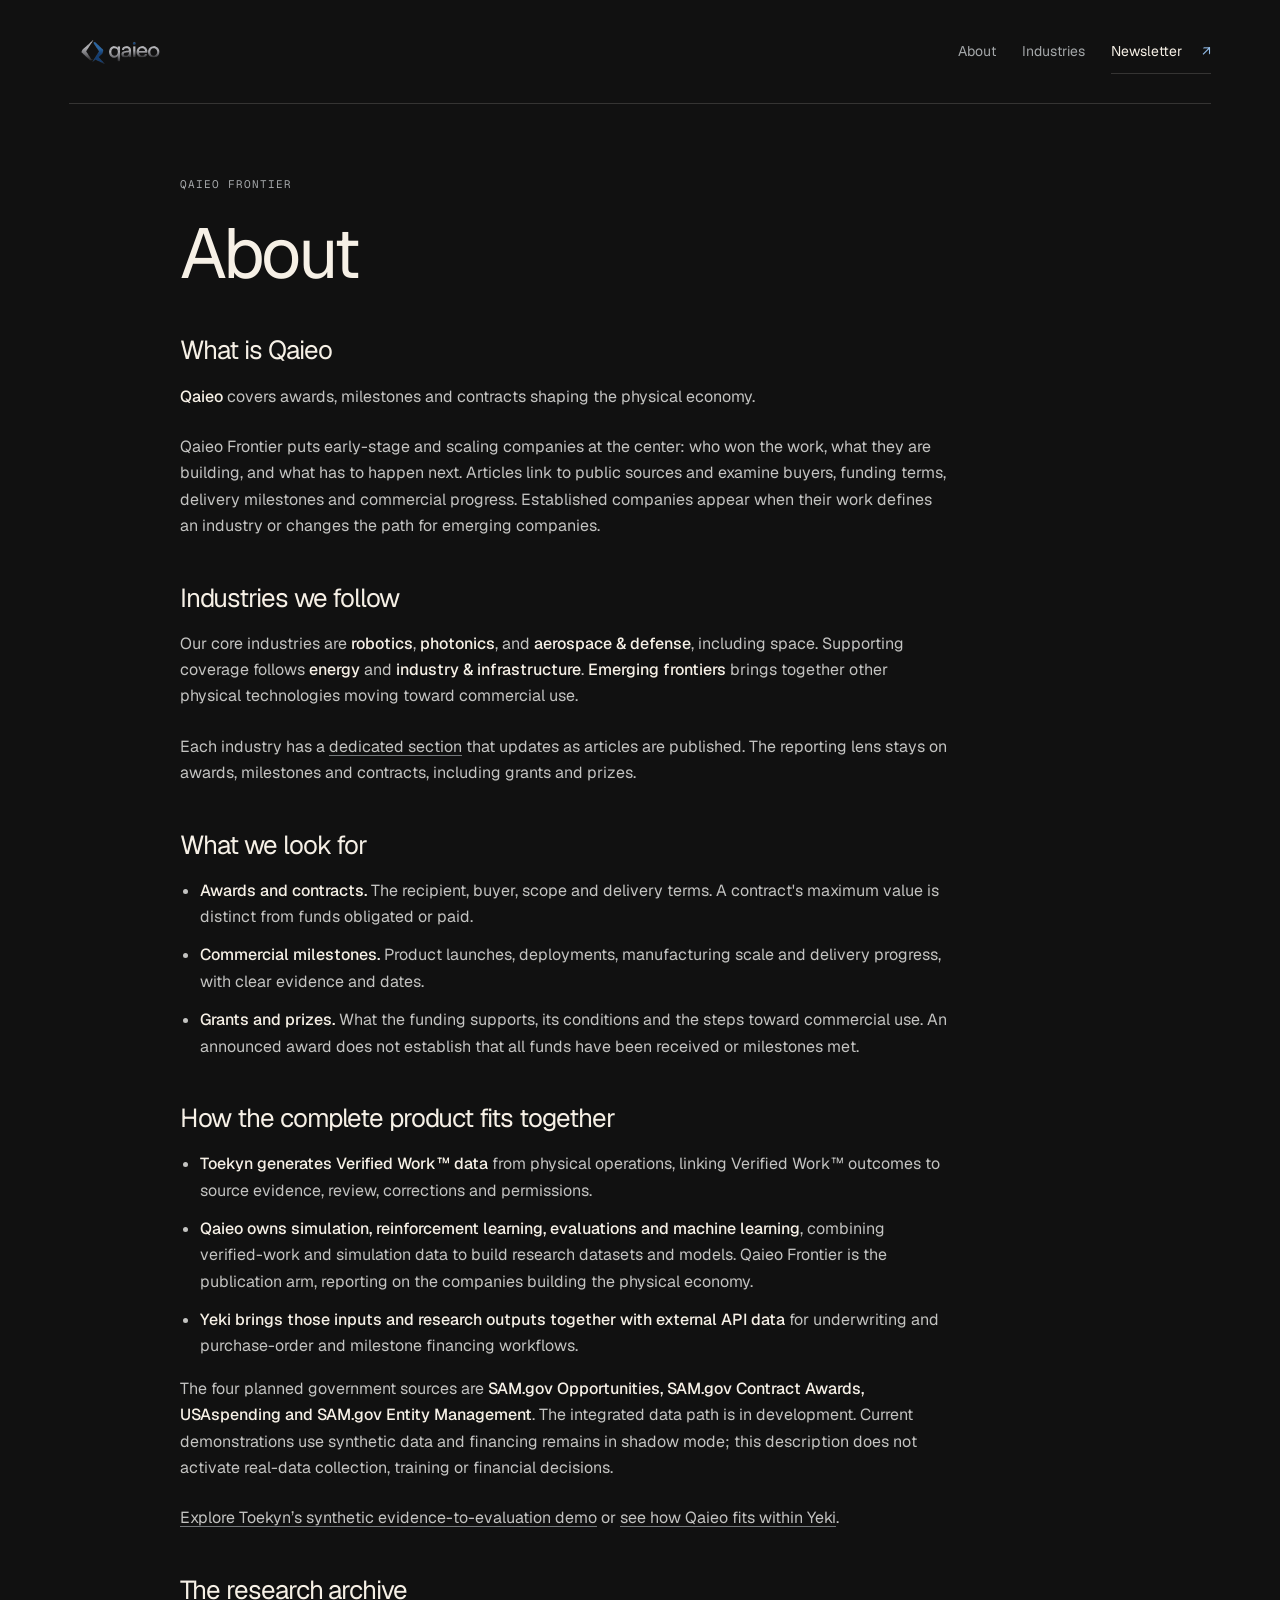
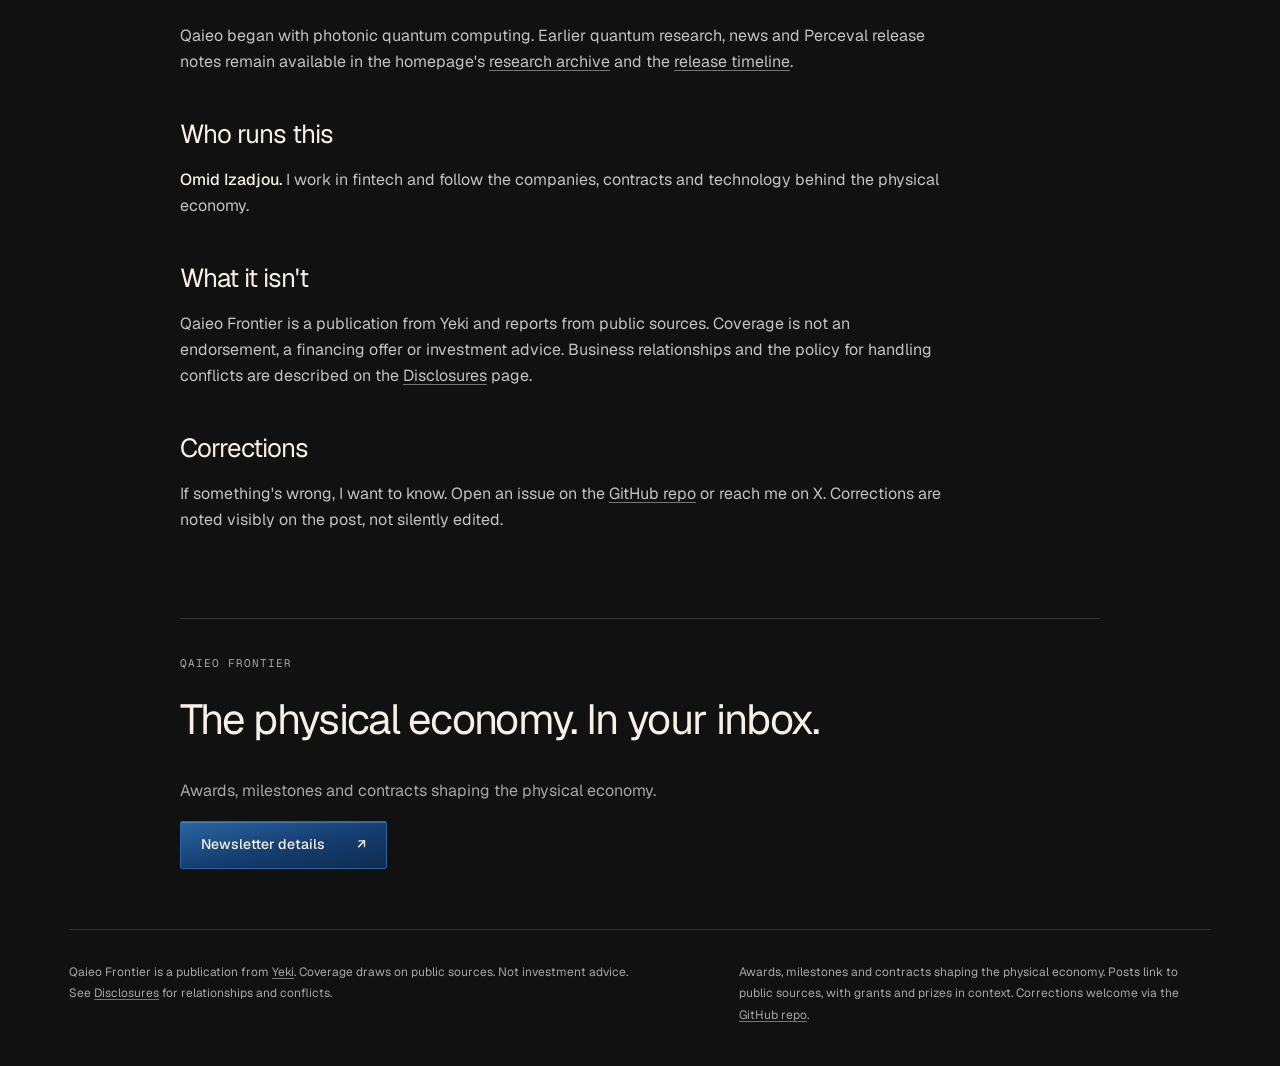
<file: site/public/about.html>
<!DOCTYPE html>
<html lang="en">
<head>
  <meta charset="UTF-8" />
  <meta name="viewport" content="width=device-width, initial-scale=1.0" />
  <title>Qaieo, About</title>
  <meta name="description" content="About Qaieo: awards, milestones and contracts shaping the physical economy, with early-stage and scaling companies at the center." />
  <meta name="theme-color" content="#143D70" />
  <link rel="preload" href="fonts/Geist-Variable.woff2" as="font" type="font/woff2" crossorigin />
  <link rel="stylesheet" href="style.css" />
  <link rel="icon" type="image/svg+xml" href="logos/qaieo-favicon-ivory.svg" />
  <link rel="icon" type="image/svg+xml" href="logos/qaieo-favicon-dark.svg" media="(prefers-color-scheme: dark)" />
  <link rel="alternate" type="application/rss+xml" title="Qaieo" href="feed.xml" />
</head>
<body>
  <a class="skip-link" href="#main">Skip to content</a>
  <div class="wrap">
    <header class="site">
      <a href="index.html" class="home-link" aria-label="Qaieo home"><img class="brand-logo" src="logos/qaieo-lockup-animated.svg" alt="Qaieo" width="1544" height="576" /></a>

    <nav class="nav" aria-label="Primary">
      <a href="about.html">About</a>
      <a href="index.html#industries">Industries</a>
      <a class="nav-signup" href="index.html#newsletter">Newsletter <span aria-hidden="true">↗</span></a>
    </nav>
    </header>
    <main id="main" class="document-page">

      <p class="eyebrow">Qaieo Frontier</p>
      <h1 class="page-title">About</h1>
      <div class="prose"><h2>What is Qaieo</h2><p><strong>Qaieo</strong> covers awards, milestones and contracts shaping the physical economy.</p><p>Qaieo Frontier puts early-stage and scaling companies at the center: who won the work, what they are building, and what has to happen next. Articles link to public sources and examine buyers, funding terms, delivery milestones and commercial progress. Established companies appear when their work defines an industry or changes the path for emerging companies.</p><h2>Industries we follow</h2><p>Our core industries are <strong>robotics</strong>, <strong>photonics</strong>, and <strong>aerospace &amp; defense</strong>, including space. Supporting coverage follows <strong>energy</strong> and <strong>industry &amp; infrastructure</strong>. <strong>Emerging frontiers</strong> brings together other physical technologies moving toward commercial use.</p><p>Each industry has a <a href="index.html#industries">dedicated section</a> that updates as articles are published. The reporting lens stays on awards, milestones and contracts, including grants and prizes.</p><h2>What we look for</h2><ul><li><strong>Awards and contracts.</strong> The recipient, buyer, scope and delivery terms. A contract's maximum value is distinct from funds obligated or paid.</li><li><strong>Commercial milestones.</strong> Product launches, deployments, manufacturing scale and delivery progress, with clear evidence and dates.</li><li><strong>Grants and prizes.</strong> What the funding supports, its conditions and the steps toward commercial use. An announced award does not establish that all funds have been received or milestones met.</li></ul><h2>How the complete product fits together</h2><ul><li><strong>Toekyn generates Verified Work™ data</strong> from physical operations, linking Verified Work™ outcomes to source evidence, review, corrections and permissions.</li><li><strong>Qaieo owns simulation, reinforcement learning, evaluations and machine learning</strong>, combining verified-work and simulation data to build research datasets and models. Qaieo Frontier is the publication arm, reporting on the companies building the physical economy.</li><li><strong>Yeki brings those inputs and research outputs together with external API data</strong> for underwriting and purchase-order and milestone financing workflows.</li></ul><p>The four planned government sources are <strong>SAM.gov Opportunities, SAM.gov Contract Awards, USAspending and SAM.gov Entity Management</strong>. The integrated data path is in development. Current demonstrations use synthetic data and financing remains in shadow mode; this description does not activate real-data collection, training or financial decisions.</p><p><a href="https://toekyn.com/demo/">Explore Toekyn’s synthetic evidence-to-evaluation demo</a> or <a href="https://yeki.ai/qaieo">see how Qaieo fits within Yeki</a>.</p><h2>The research archive</h2><p>Qaieo began with photonic quantum computing. Earlier quantum research, news and Perceval release notes remain available in the homepage's <a href="index.html#research-title">research archive</a> and the <a href="timeline.html">release timeline</a>.</p><h2>Who runs this</h2><p><strong>Omid Izadjou.</strong> I work in fintech and follow the companies, contracts and technology behind the physical economy.</p><h2>What it isn't</h2><p>Qaieo Frontier is a publication from Yeki and reports from public sources. Coverage is not an endorsement, a financing offer or investment advice. Business relationships and the policy for handling conflicts are described on the <a href="disclosures.html">Disclosures</a> page.</p><h2>Corrections</h2><p>If something's wrong, I want to know. Open an issue on the <a href="https://github.com/omeal007/qaieo">GitHub repo</a> or reach me on X. Corrections are noted visibly on the post, not silently edited.</p></div>
<aside class="document-signup"><p class="eyebrow">Qaieo Frontier</p><h2>The physical economy. In your inbox.</h2><p>Awards, milestones and contracts shaping the physical economy.</p><a class="button" href="index.html#newsletter">Newsletter details <span aria-hidden="true">↗</span></a></aside>
    </main>
    <footer class="site">
      <p>Qaieo Frontier is a publication from <a href="https://yeki.ai">Yeki</a>. Coverage draws on public sources. Not investment advice. See <a href="disclosures.html">Disclosures</a> for relationships and conflicts.</p>
      <p>Awards, milestones and contracts shaping the physical economy. Posts link to public sources, with grants and prizes in context. Corrections welcome via the <a href="https://github.com/omeal007/qaieo">GitHub repo</a>.</p>
    </footer>
  </div>
</body>
</html>
</file>
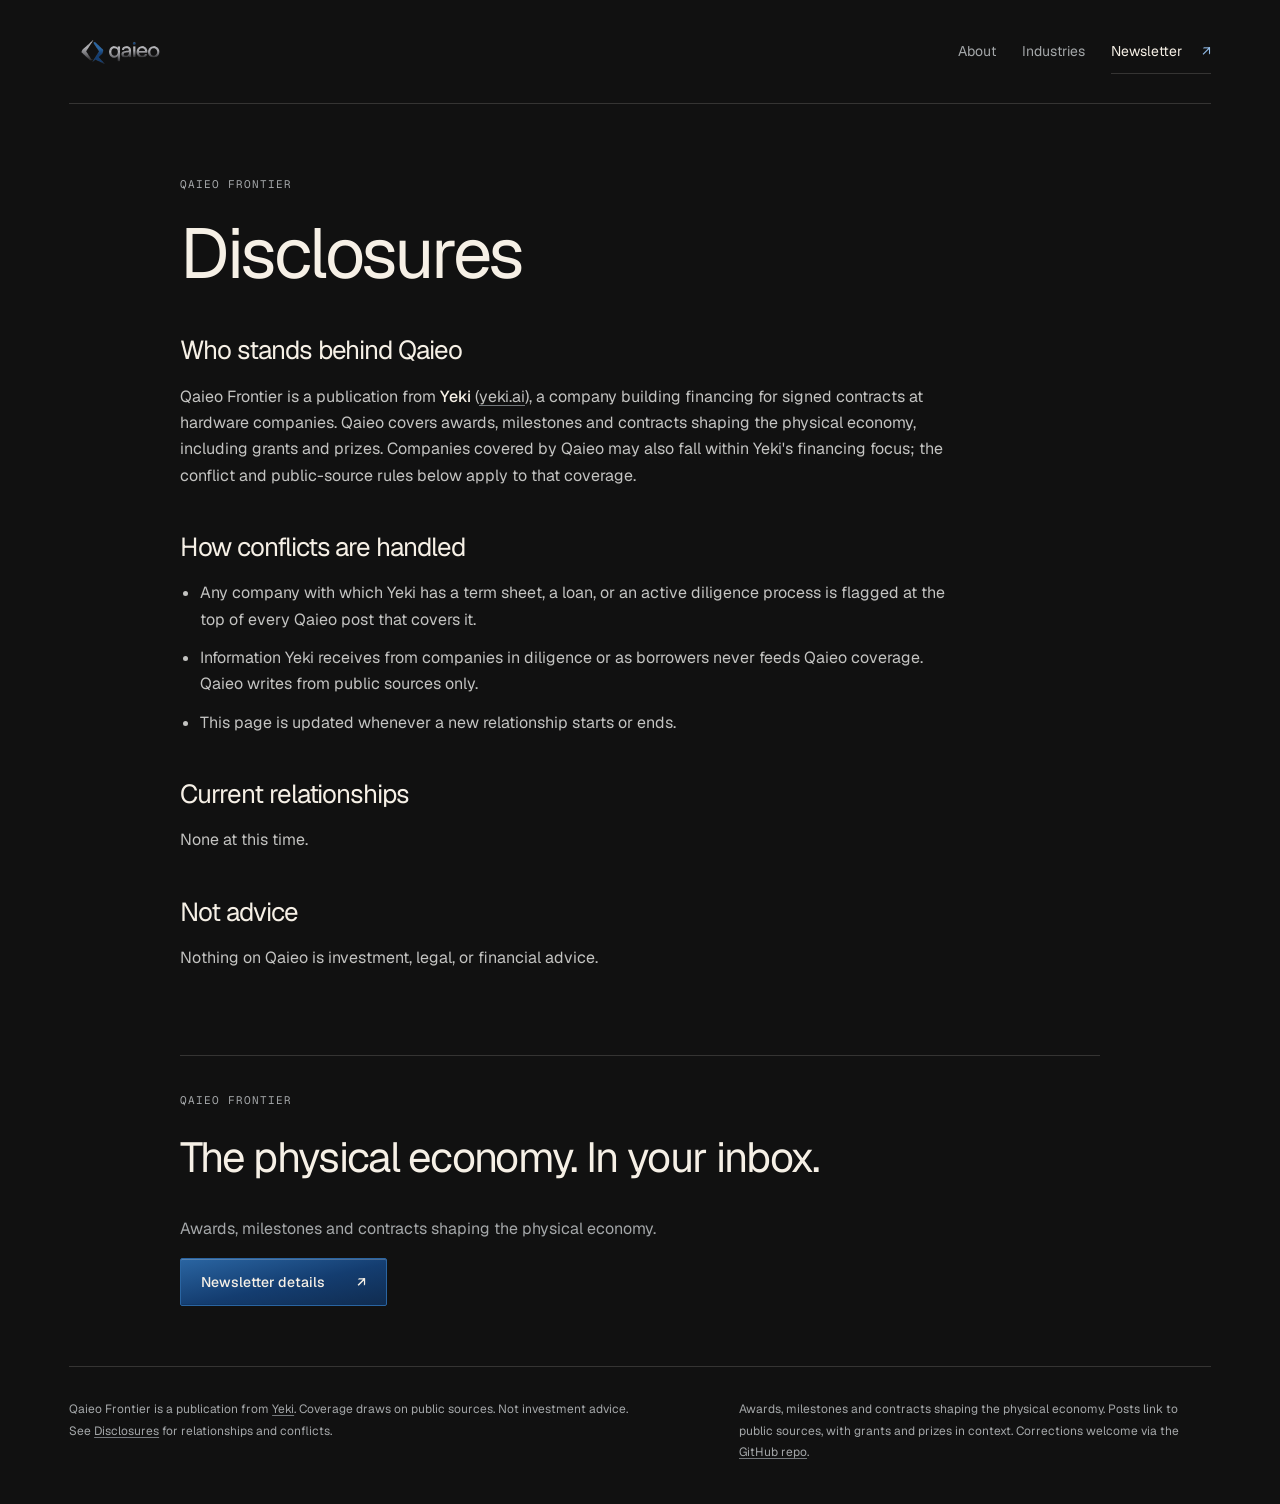
<file: site/public/disclosures.html>
<!DOCTYPE html>
<html lang="en">
<head>
  <meta charset="UTF-8" />
  <meta name="viewport" content="width=device-width, initial-scale=1.0" />
  <title>Qaieo, Disclosures</title>
  <meta name="description" content="Qaieo disclosures: financial interests and how conflicts are handled." />
  <meta name="theme-color" content="#143D70" />
  <link rel="preload" href="fonts/Geist-Variable.woff2" as="font" type="font/woff2" crossorigin />
  <link rel="stylesheet" href="style.css" />
  <link rel="icon" type="image/svg+xml" href="logos/qaieo-favicon-ivory.svg" />
  <link rel="icon" type="image/svg+xml" href="logos/qaieo-favicon-dark.svg" media="(prefers-color-scheme: dark)" />
  <link rel="alternate" type="application/rss+xml" title="Qaieo" href="feed.xml" />
</head>
<body>
  <a class="skip-link" href="#main">Skip to content</a>
  <div class="wrap">
    <header class="site">
      <a href="index.html" class="home-link" aria-label="Qaieo home"><img class="brand-logo" src="logos/qaieo-lockup-animated.svg" alt="Qaieo" width="1544" height="576" /></a>

    <nav class="nav" aria-label="Primary">
      <a href="about.html">About</a>
      <a href="index.html#industries">Industries</a>
      <a class="nav-signup" href="index.html#newsletter">Newsletter <span aria-hidden="true">↗</span></a>
    </nav>
    </header>
    <main id="main" class="document-page">

      <p class="eyebrow">Qaieo Frontier</p>
      <h1 class="page-title">Disclosures</h1>
      <div class="prose"><h2>Who stands behind Qaieo</h2><p>Qaieo Frontier is a publication from <strong>Yeki</strong> (<a href="https://yeki.ai">yeki.ai</a>), a company building financing for signed contracts at hardware companies. Qaieo covers awards, milestones and contracts shaping the physical economy, including grants and prizes. Companies covered by Qaieo may also fall within Yeki's financing focus; the conflict and public-source rules below apply to that coverage.</p><h2>How conflicts are handled</h2><ul><li>Any company with which Yeki has a term sheet, a loan, or an active diligence process is flagged at the top of every Qaieo post that covers it.</li><li>Information Yeki receives from companies in diligence or as borrowers never feeds Qaieo coverage. Qaieo writes from public sources only.</li><li>This page is updated whenever a new relationship starts or ends.</li></ul><h2>Current relationships</h2><p>None at this time.</p><h2>Not advice</h2><p>Nothing on Qaieo is investment, legal, or financial advice.</p></div>
<aside class="document-signup"><p class="eyebrow">Qaieo Frontier</p><h2>The physical economy. In your inbox.</h2><p>Awards, milestones and contracts shaping the physical economy.</p><a class="button" href="index.html#newsletter">Newsletter details <span aria-hidden="true">↗</span></a></aside>
    </main>
    <footer class="site">
      <p>Qaieo Frontier is a publication from <a href="https://yeki.ai">Yeki</a>. Coverage draws on public sources. Not investment advice. See <a href="disclosures.html">Disclosures</a> for relationships and conflicts.</p>
      <p>Awards, milestones and contracts shaping the physical economy. Posts link to public sources, with grants and prizes in context. Corrections welcome via the <a href="https://github.com/omeal007/qaieo">GitHub repo</a>.</p>
    </footer>
  </div>
</body>
</html>
</file>
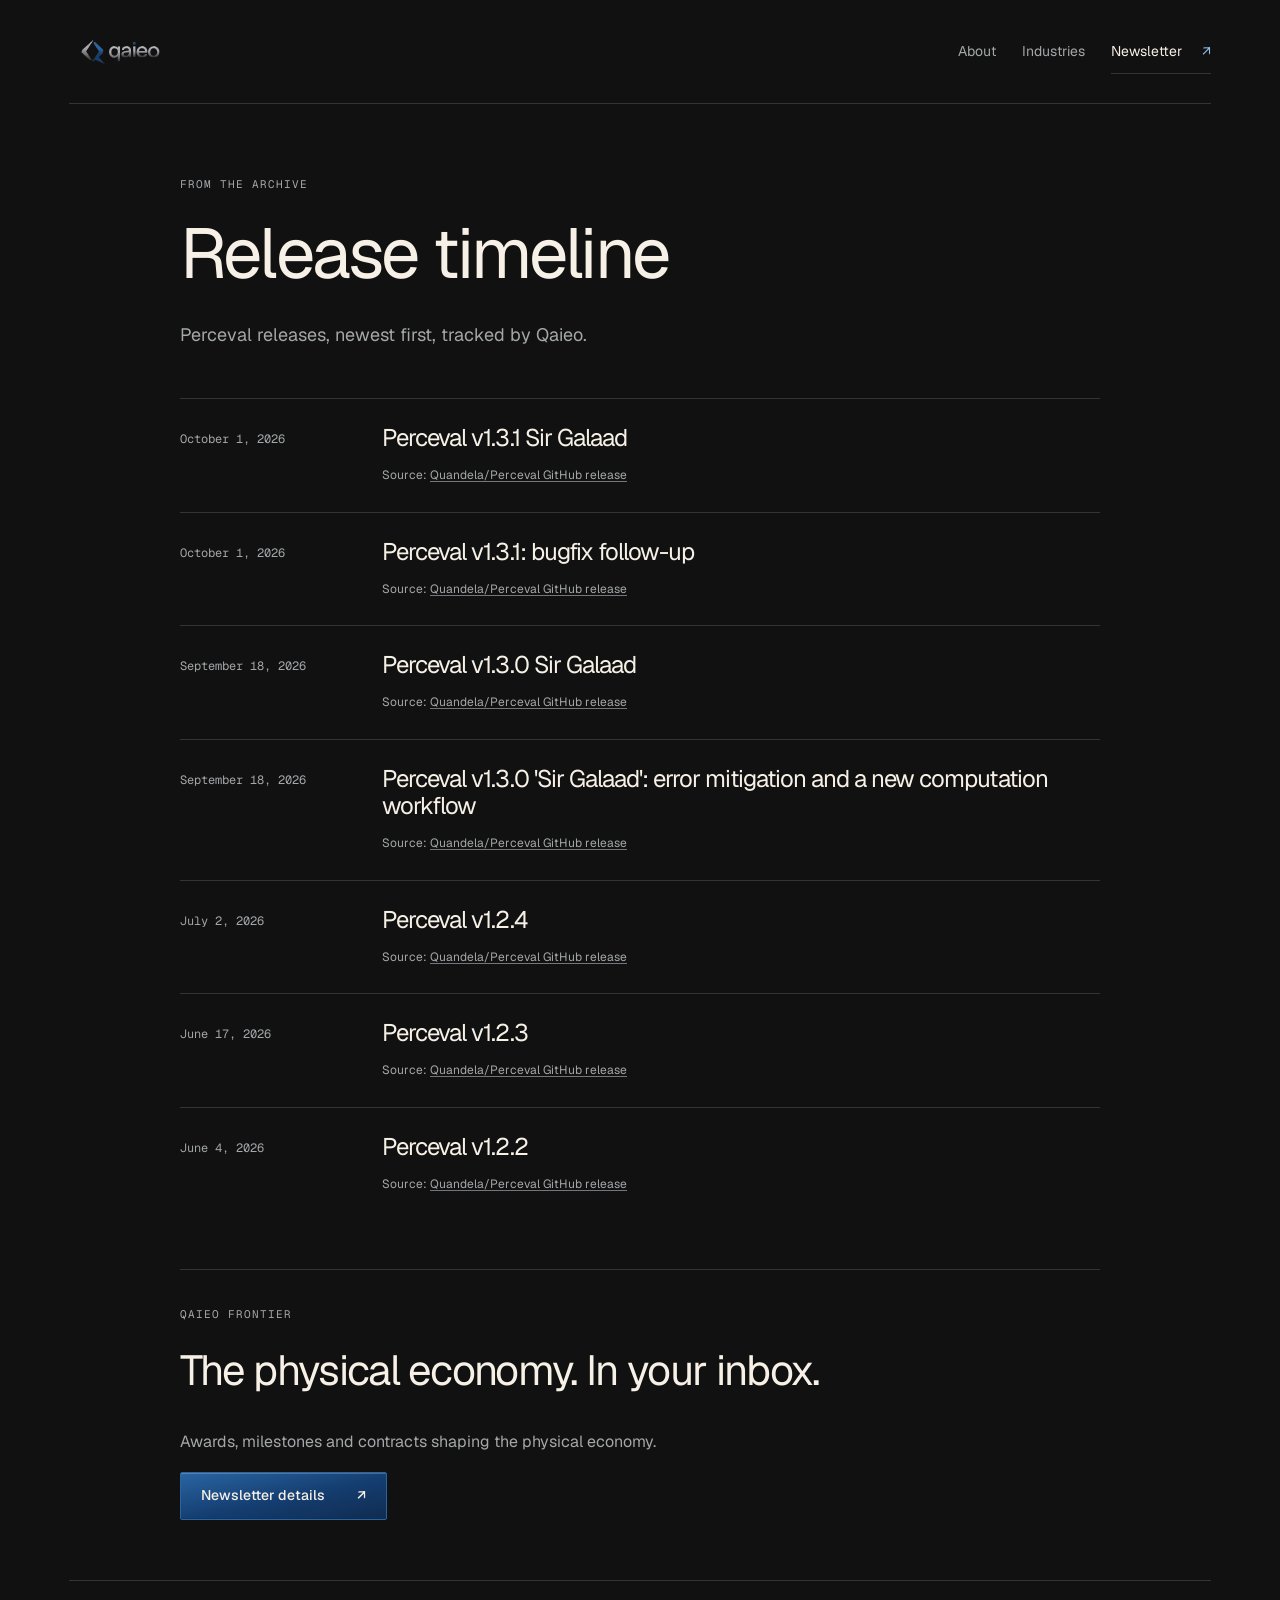
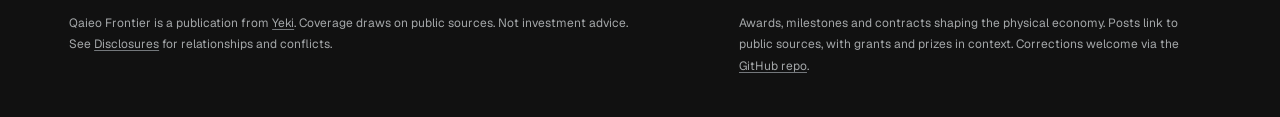
<file: site/public/timeline.html>
<!DOCTYPE html>
<html lang="en">
<head>
  <meta charset="UTF-8" />
  <meta name="viewport" content="width=device-width, initial-scale=1.0" />
  <title>Qaieo, Perceval Releases</title>
  <meta name="description" content="Perceval release timeline, tracked by Qaieo." />
  <meta name="theme-color" content="#143D70" />
  <link rel="preload" href="fonts/Geist-Variable.woff2" as="font" type="font/woff2" crossorigin />
  <link rel="stylesheet" href="style.css" />
  <link rel="icon" type="image/svg+xml" href="logos/qaieo-favicon-ivory.svg" />
  <link rel="icon" type="image/svg+xml" href="logos/qaieo-favicon-dark.svg" media="(prefers-color-scheme: dark)" />
  <link rel="alternate" type="application/rss+xml" title="Qaieo" href="feed.xml" />
</head>
<body>
  <a class="skip-link" href="#main">Skip to content</a>
  <div class="wrap">
    <header class="site">
      <a href="index.html" class="home-link" aria-label="Qaieo home"><img class="brand-logo" src="logos/qaieo-lockup-animated.svg" alt="Qaieo" width="1544" height="576" /></a>

    <nav class="nav" aria-label="Primary">
      <a href="about.html">About</a>
      <a href="index.html#industries">Industries</a>
      <a class="nav-signup" href="index.html#newsletter">Newsletter <span aria-hidden="true">↗</span></a>
    </nav>
    </header>
    <main id="main" class="document-page">

      <p class="eyebrow">From the archive</p>
      <h1 class="page-title">Release timeline</h1>
      <p class="lede">Perceval releases, newest first, tracked by Qaieo.</p>
      <div class="timeline">

        <div class="tl-item">
          <div class="tl-date">October 1, 2026</div>
          <div class="tl-card">
            <h3>Perceval v1.3.1 Sir Galaad</h3>
            <div class="post-source">Source: <a href="https://github.com/Quandela/Perceval/releases/tag/v1.3.1">Quandela/Perceval GitHub release</a></div>
          </div>
        </div>

        <div class="tl-item">
          <div class="tl-date">October 1, 2026</div>
          <div class="tl-card">
            <h3>Perceval v1.3.1: bugfix follow-up</h3>
            <div class="post-source">Source: <a href="https://github.com/Quandela/Perceval/releases/tag/v1.3.1">Quandela/Perceval GitHub release</a></div>
          </div>
        </div>

        <div class="tl-item">
          <div class="tl-date">September 18, 2026</div>
          <div class="tl-card">
            <h3>Perceval v1.3.0 Sir Galaad</h3>
            <div class="post-source">Source: <a href="https://github.com/Quandela/Perceval/releases/tag/v1.3.0">Quandela/Perceval GitHub release</a></div>
          </div>
        </div>

        <div class="tl-item">
          <div class="tl-date">September 18, 2026</div>
          <div class="tl-card">
            <h3>Perceval v1.3.0 'Sir Galaad': error mitigation and a new computation workflow</h3>
            <div class="post-source">Source: <a href="https://github.com/Quandela/Perceval/releases/tag/v1.3.0">Quandela/Perceval GitHub release</a></div>
          </div>
        </div>

        <div class="tl-item">
          <div class="tl-date">July 2, 2026</div>
          <div class="tl-card">
            <h3>Perceval v1.2.4</h3>
            <div class="post-source">Source: <a href="https://github.com/Quandela/Perceval/releases/tag/v1.2.4">Quandela/Perceval GitHub release</a></div>
          </div>
        </div>

        <div class="tl-item">
          <div class="tl-date">June 17, 2026</div>
          <div class="tl-card">
            <h3>Perceval v1.2.3</h3>
            <div class="post-source">Source: <a href="https://github.com/Quandela/Perceval/releases/tag/v1.2.3">Quandela/Perceval GitHub release</a></div>
          </div>
        </div>

        <div class="tl-item">
          <div class="tl-date">June 4, 2026</div>
          <div class="tl-card">
            <h3>Perceval v1.2.2</h3>
            <div class="post-source">Source: <a href="https://github.com/Quandela/Perceval/releases/tag/v1.2.2">Quandela/Perceval GitHub release</a></div>
          </div>
        </div>
      </div>
<aside class="document-signup"><p class="eyebrow">Qaieo Frontier</p><h2>The physical economy. In your inbox.</h2><p>Awards, milestones and contracts shaping the physical economy.</p><a class="button" href="index.html#newsletter">Newsletter details <span aria-hidden="true">↗</span></a></aside>
    </main>
    <footer class="site">
      <p>Qaieo Frontier is a publication from <a href="https://yeki.ai">Yeki</a>. Coverage draws on public sources. Not investment advice. See <a href="disclosures.html">Disclosures</a> for relationships and conflicts.</p>
      <p>Awards, milestones and contracts shaping the physical economy. Posts link to public sources, with grants and prizes in context. Corrections welcome via the <a href="https://github.com/omeal007/qaieo">GitHub repo</a>.</p>
    </footer>
  </div>
</body>
</html>
</file>
<file: site/public/style.css>
@font-face {
  font-family: Geist;
  src: url("fonts/Geist-Variable.woff2") format("woff2");
  font-style: normal;
  font-weight: 100 900;
  font-display: swap;
}
@font-face {
  font-family: "Geist Mono";
  src: url("fonts/GeistMono-Variable.woff2") format("woff2");
  font-style: normal;
  font-weight: 100 900;
  font-display: swap;
}

:root {
  color-scheme: dark;
  --brand-primary: #143D70;
  --brand-highlight: #2A65A2;
  --brand-shadow: #102C50;
  --brand-gold: #D8B77A;
  --brand-ivory: #F6F0E6;
  --bg: #111111;
  --surface: #15191e;
  --text: var(--brand-ivory);
  --muted: #a4a7a9;
  --border: rgba(238, 234, 227, .16);
  --control-border: #73777b;
  --accent: #93BCE8;
  --accent-light: #BAD6F3;
  --on-accent: var(--brand-ivory);
  --brand-finish: linear-gradient(168deg, var(--brand-highlight), var(--brand-primary) 54%, var(--brand-shadow));
  --brand-finish-hover: linear-gradient(168deg, var(--brand-highlight), var(--brand-primary));
  --mono: "Geist Mono", monospace;
  --brand-logo-height: 32px;
  --brand-clear-space: 8px;
}

* { box-sizing: border-box; }
html { scroll-padding-top: 32px; }
body { margin: 0; background: var(--bg); color: var(--text); font: 400 16px/1.65 Geist, Arial, sans-serif; -webkit-font-smoothing: antialiased; }
::selection { background: var(--accent); color: var(--on-accent); }
a { color: inherit; text-decoration: none; text-underline-offset: .2em; }
a:hover { color: var(--accent); }
a:focus-visible, input:focus-visible, button:focus-visible, summary:focus-visible { outline: 2px solid var(--accent); outline-offset: 5px; }
p, h1, h2, h3 { margin-top: 0; }
h1, h2, h3 { font-weight: 400; line-height: 1.12; letter-spacing: -.04em; }
img { max-width: 100%; }
main, section, article, .frontier-feed, .article-list, .section-heading { min-width: 0; }
.wrap { width: min(100%, 1480px); padding-inline: clamp(22px, 5.4vw, 80px); margin-inline: auto; }
.skip-link { position: fixed; top: 12px; left: 22px; z-index: 10; padding: 10px 16px; background: var(--text); color: var(--bg); transform: translateY(-180%); }
.skip-link:focus { transform: none; }

/* A quiet shared header keeps the lab and its publication in one place. */
header.site { min-height: 104px; display: flex; align-items: center; justify-content: space-between; gap: 32px; border-bottom: 1px solid var(--border); }
.home-link { display: inline-flex; flex-shrink: 0; align-items: center; min-height: 48px; padding: var(--brand-clear-space); }
.brand-logo { display: block; width: auto; height: var(--brand-logo-height); max-width: none; }
.nav { display: flex; justify-content: flex-end; flex-wrap: wrap; gap: 4px 26px; font-size: 14px; line-height: 1.3; }
.nav a { display: inline-flex; min-height: 44px; align-items: center; color: var(--muted); }
.nav a:hover { color: var(--text); }
.nav .nav-signup { font-family: Geist, Arial, sans-serif; font-size: 14px; color: var(--text); gap: 20px; border-bottom: 1px solid var(--border); }
.nav-signup span { color: var(--accent); }
.eyebrow { display: block; margin-bottom: 24px; font: 400 11px/1.6 var(--mono); letter-spacing: .09em; text-transform: uppercase; color: var(--muted); }
.square { display: inline-block; width: 6px; height: 6px; background: var(--accent); margin-right: 10px; vertical-align: .1em; }

/* Approved Ivory Platinum material with a protected dark reading surface. */
.hero { position: relative; isolation: isolate; padding: clamp(64px, 7vw, 104px) 0 88px; }
.hero-copy { position: relative; max-width: 650px; width: 61%; }
.wave-visual { position: absolute; inset: 0; z-index: -2; overflow: hidden; pointer-events: none; mask-image: linear-gradient(0deg, transparent, #000 10%, #000 95%, transparent); }
.wave-poster, .ripple-field { position: absolute; inset: 0; width: 100%; height: 100%; }
.wave-poster { object-fit: cover; object-position: 65% center; }
.ripple-field { opacity: 0; }
.field-ready .ripple-field { opacity: 1; }
.field-ready .wave-poster { visibility: hidden; }
.hero::before { content: ""; position: absolute; inset: 0; z-index: -1; pointer-events: none; background: linear-gradient(90deg, #111111, rgb(17 17 17/.94) min(674px, calc(66% + 24px)), transparent calc(min(674px, calc(66% + 24px)) + 200px)); }
.field-hint { display: none; position: absolute; right: 0; bottom: 22px; margin: 0; color: var(--muted); font: 9px/1.5 var(--mono); letter-spacing: .08em; text-transform: uppercase; pointer-events: none; }
.field-hint span { margin-right: 10px; color: var(--accent-light); font-size: 14px; }
@media (hover: hover) and (pointer: fine) and (prefers-reduced-motion: no-preference) {
  .field-ready .field-hint { display: block; }
}
.hero-topics { list-style: none; padding: 0; margin: 0 0 18px; }
.hero-topics li { padding: 15px 0; border-bottom: 1px solid var(--border); font-size: 17px; letter-spacing: -.02em; }
.hero-topics span { color: var(--accent); font: 10px var(--mono); display: block; margin-bottom: 7px; }
.hero-note { background: linear-gradient(90deg, rgba(17,17,17,.5), transparent); }
.hero h1 { font-size: clamp(46px, 5.8vw, 86px); letter-spacing: -.055em; line-height: 1.04; max-width: 14ch; margin-bottom: 28px; }
.hero h1 span { display: block; color: var(--muted); }
.hero .lede { max-width: 48ch; font-size: 18px; line-height: 1.65; color: var(--muted); margin: 0 0 32px; }
.button { display: inline-flex; align-items: center; justify-content: space-between; gap: 32px; min-height: 48px; padding: 11px 20px; border: 1px solid var(--accent); border-radius: 2px; background: var(--brand-finish); box-shadow: inset 0 1px 0 rgba(220,220,224,.25), inset 0 -1px 0 rgba(16,44,80,.35); color: var(--on-accent); font-size: 14px; font-weight: 500; transition: background .18s ease, border-color .18s ease; }
.button:hover { background: var(--brand-finish-hover); border-color: var(--accent-light); color: var(--on-accent); }
.hero-note { padding: 26px 0 8px; border-top: 1px solid var(--border); }
.hero-note .eyebrow { margin-bottom: 22px; }
.hero-question { font-size: 19px; line-height: 1.8; letter-spacing: -.025em; margin-bottom: 28px; }
.text-link { display: inline-flex; align-items: center; justify-content: space-between; gap: 16px; min-height: 44px; font-size: 14px; color: var(--text); border-bottom: 1px solid var(--border); }
.text-link span { color: var(--accent); }

/* Frontier keeps its public feed and canonical links; only the presentation changes. */
.frontier { display: grid; grid-template-columns: 280px minmax(0, 1fr); gap: clamp(40px, 5vw, 80px); padding: 56px 0 64px; border-top: 1px solid var(--border); border-bottom: 1px solid var(--border); }
.frontier-intro .eyebrow { margin-bottom: 18px; }
.frontier h2 { font-size: clamp(40px, 4.2vw, 60px); line-height: 1.03; margin-bottom: 24px; }
.frontier h2 span { display: block; }
.frontier-intro > p:not(.eyebrow) { font-size: 16px; color: var(--muted); max-width: 31ch; }
.frontier-archive { margin-top: 8px; }
.frontier-status { margin: 22px 0 0; color: var(--muted); font: 11px/1.7 var(--mono); }
#frontier-articles { display: grid; grid-template-columns: minmax(0, 1fr); gap: 0; }
article.frontier-post { display: flex; flex-direction: column; border-top: 1px solid var(--border); padding: 22px 0; margin: 0; }
.frontier-post .post-meta { justify-content: space-between; text-transform: uppercase; letter-spacing: .06em; gap: 6px 10px; margin-bottom: 18px; }
article.frontier-post h3 { font-size: clamp(20px, 1.8vw, 25px); letter-spacing: -.025em; line-height: 1.24; margin-bottom: 22px; overflow-wrap: anywhere; }
.frontier-post h3 a { display: flex; justify-content: space-between; gap: 24px; align-items: baseline; }
.frontier-post .article-arrow { flex-shrink: 0; color: var(--muted); font-size: 24px; }
.frontier-post h3 a:hover .article-arrow { color: var(--accent); }
.frontier-post .post-meta .tag { color: var(--accent); }
article.frontier-post:last-child { border-bottom: 1px solid var(--border); }
.frontier-post .post-source { margin: 0; padding: 0; font-size: 12px; color: var(--muted); line-height: 1.6; }

/* Research and source material remain full, readable articles with stable anchors. */
.industry-index { padding: 0 0 40px; }
.industry-index .section-heading > p:not(.eyebrow) { max-width: 65ch; }
.industry-nav { display: flex; flex-wrap: wrap; gap: 8px 28px; }
.agenda { padding: 64px 0; }
.section-heading h2 { font-size: clamp(32px, 3vw, 44px); margin-bottom: 20px; }
.section-heading .eyebrow { margin-bottom: 16px; }
.section-heading > p:not(.eyebrow) { color: var(--muted); max-width: 29ch; font-size: 15px; }
.agenda .section-heading { margin-bottom: 30px; }
.agenda .section-heading h2 { font-size: 30px; }
.agenda ul { list-style: none; padding: 0; margin: 0; display: grid; grid-template-columns: repeat(4, minmax(0, 1fr)); gap: 32px; counter-reset: research-question; }
.agenda li { color: var(--muted); font-size: 14px; line-height: 1.75; border-top: 1px solid var(--border); padding-top: 16px; counter-increment: research-question; }
.agenda li::before { content: "0" counter(research-question); display: block; color: var(--accent); font: 11px/1.6 var(--mono); margin-bottom: 20px; }
.agenda li strong { display: block; color: var(--text); font-weight: 400; font-size: 16px; line-height: 1.5; margin-bottom: 8px; }
.editorial-section { display: grid; grid-template-columns: 280px minmax(0, 1fr); gap: clamp(40px, 5vw, 80px); padding: 64px 0; border-top: 1px solid var(--border); }
.article-list { max-width: 780px; }
.article-list > .post { padding: 0 0 36px; margin-bottom: 36px; border-bottom: 1px solid var(--border); scroll-margin-top: 32px; }
.article-list > .post:last-child { margin-bottom: 0; padding-bottom: 0; border-bottom: 0; }
.post-meta { display: flex; flex-wrap: wrap; align-items: baseline; gap: 8px 14px; margin-bottom: 18px; font: 11px/1.65 var(--mono); color: var(--muted); }
.post-meta time { font-variant-numeric: tabular-nums; }
.post-tags { display: inline-flex; flex-wrap: wrap; gap: 6px; }
.tag { padding: 1px 6px; border: 1px solid var(--border); color: var(--muted); font: 10px/1.5 var(--mono); overflow-wrap: anywhere; }
.post h3 { font-size: clamp(25px, 2.6vw, 34px); line-height: 1.2; margin-bottom: 24px; }
.post-body { max-width: 68ch; color: #c3c3c1; }
.post-body p, .post-body ul { margin: 0 0 16px; }
.post-body ul { padding-left: 20px; }
.post-body strong { color: var(--text); font-weight: 500; }
.post-body a, .post-source a, .prose a, footer.site a { text-decoration: underline; text-decoration-color: var(--control-border); overflow-wrap: anywhere; }
.post-body a:hover, .post-source a:hover, .prose a:hover, footer.site a:hover { text-decoration-color: var(--accent); }
.post-source { font-size: 12px; color: var(--muted); margin-top: 24px; overflow-wrap: anywhere; }

/* Shared document pages retain the same restrained reading surface. */
.document-page { padding: 72px 0 24px; max-width: 920px; margin-inline: auto; }
.document-page > .eyebrow { margin-bottom: 20px; }
.page-title { font-size: clamp(44px, 5.5vw, 72px); margin-bottom: 28px; }
.document-page .lede { color: var(--muted); max-width: 54ch; margin: 0 0 48px; font-size: 18px; }
.prose { max-width: 70ch; padding-bottom: 12px; }
.prose p, .prose li { color: #c3c3c1; }
.prose p { margin-bottom: 24px; }
.prose ul { padding-left: 20px; }
.prose li { margin-bottom: 12px; }
.prose strong { color: var(--text); font-weight: 500; }
.prose h2 { font-size: 26px; margin: 44px 0 18px; }
.timeline { margin: 32px 0; }
.tl-item { display: grid; grid-template-columns: 170px minmax(0, 1fr); gap: 32px; padding: 26px 0; border-top: 1px solid var(--border); }
.tl-date { color: var(--muted); font: 12px/1.7 var(--mono); padding-top: 4px; }
.tl-card h3 { font-size: 24px; margin-bottom: 14px; }
.tl-card .post-source { margin-top: 0; }

/* Keep the existing subscription action, including its honeypot and feedback. */
.newsletter { display: grid; grid-template-columns: 1fr 1fr; gap: 64px; align-items: end; padding: 64px 0; border-top: 1px solid var(--border); }
.newsletter .eyebrow { margin-bottom: 18px; }
.newsletter h2 { font-size: clamp(32px, 3.4vw, 46px); margin-bottom: 20px; }
.newsletter-copy > p:not(.eyebrow) { max-width: 46ch; margin-bottom: 0; font-size: 15px; color: var(--muted); }
.hero-signup { max-width: 520px; }
.hero-signup label, .newsletter label { display: block; font-size: 13px; color: var(--muted); margin-bottom: 10px; }
.hero-signup input { font: inherit; border-radius: 2px; }
.hero-signup input[type="email"] { min-width: 0; flex: 1; min-height: 54px; padding: 14px 16px; border: 1px solid var(--control-border); background: rgba(16,19,22,.9); color: var(--text); }
.hero-signup input[type="email"]::placeholder { color: var(--muted); opacity: 1; }
.hero-signup input[type="submit"] { min-height: 54px; padding: 14px 28px; border: 1px solid var(--accent); background: var(--brand-finish); box-shadow: inset 0 1px 0 rgba(220,220,224,.25), inset 0 -1px 0 rgba(16,44,80,.35); color: var(--on-accent); font-size: 15px; font-weight: 500; cursor: pointer; }
.hero-signup input[type="submit"]:hover { background: var(--brand-finish-hover); border-color: var(--accent-light); }
.hero-signup input:disabled { cursor: not-allowed; }
.hero-signup input[type="submit"]:disabled:hover { background: var(--brand-finish); border-color: var(--accent); }
.signup-note { font-size: 12px; color: var(--muted); margin: 12px 0 0; }
.hero-explore { margin-top: 20px; }
.newsletter-reminder .button { justify-self: end; }
.research-archive { border-top: 1px solid var(--border); padding: 28px 0; }
.research-archive > summary { display: flex; justify-content: space-between; align-items: center; gap: 20px; min-height: 44px; cursor: pointer; list-style: none; color: var(--muted); font-size: 16px; }
.research-archive > summary::-webkit-details-marker { display: none; }
.research-archive > summary span:last-child { color: var(--accent); }
.research-archive[open] > summary span:last-child { transform: rotate(45deg); }
.archive-intro { color: var(--muted); max-width: 65ch; margin-top: 26px; }
.document-signup { padding: 36px 0; margin-top: 48px; border-top: 1px solid var(--border); }
.document-signup h2 { font-size: clamp(30px, 4vw, 42px); }
.document-signup > p:not(.eyebrow) { color: var(--muted); max-width: 52ch; }
.subscribe-controls { display: flex; gap: 8px; }
.newsletter input { font: inherit; border-radius: 2px; }
.newsletter input[type="email"] { min-width: 0; flex: 1 1 auto; min-height: 50px; padding: 12px 14px; border: 1px solid var(--control-border); background: var(--surface); color: var(--text); }
.newsletter input[type="email"]::placeholder { color: var(--muted); opacity: 1; }
.newsletter input[type="submit"] { flex: 0 0 auto; min-height: 50px; padding: 12px 22px; border: 1px solid var(--accent); background: var(--brand-finish); box-shadow: inset 0 1px 0 rgba(220,220,224,.25), inset 0 -1px 0 rgba(16,44,80,.35); color: var(--on-accent); font-size: 14px; font-weight: 500; cursor: pointer; }
.newsletter input[type="submit"]:hover { background: var(--brand-finish-hover); border-color: var(--accent-light); }
.sub-msg { color: var(--muted); font-size: 14px; margin: 14px 0 0; }

footer.site { display: grid; grid-template-columns: 1.25fr 1fr; gap: 80px; border-top: 1px solid var(--border); padding: 32px 0 40px; color: var(--muted); font-size: 12px; line-height: 1.8; }
footer.site p { margin-bottom: 0; max-width: 70ch; }

/* A single, finite entry is ornamental; all content is visible without animation. */
@media (prefers-reduced-motion: reduce) {
  .wave-poster, .ripple-field { transition: none; }
}
@media (prefers-reduced-motion: no-preference) {
  .hero-copy, .hero-note { animation: enter .55s ease-out both; }
  .hero-note { animation-delay: .1s; }
  @keyframes enter { from { opacity: .65; transform: translateY(8px); } to { opacity: 1; transform: none; } }
}
@media (max-width: 1120px) {
  .hero-copy { width: 66%; }
  .frontier, .editorial-section { grid-template-columns: 240px minmax(0, 1fr); gap: 40px; }
  .nav { gap: 4px 18px; }
  .agenda ul { grid-template-columns: repeat(2, minmax(0, 1fr)); }
  .newsletter { gap: 40px; }
}
@media (max-width: 900px) {
  header.site { align-items: flex-start; padding: 22px 0; }
  .nav { max-width: 440px; gap: 0 18px; }
  .hero { padding: 64px 0; }
  .hero-copy { width: 88%; }
  .hero::before { background: linear-gradient(90deg, rgba(17,17,17,.94), rgba(17,17,17,.78) 45%, rgba(17,17,17,.15)); }
  .hero h1 { max-width: 16ch; font-size: clamp(48px, 8.5vw, 74px); }
  .wave-poster { object-position: 75% center; }
  .frontier { grid-template-columns: 1fr; gap: 32px; padding: 48px 0; }
  .frontier h2 span { display: inline; }
  .frontier-intro > p:not(.eyebrow) { max-width: 55ch; }
  .editorial-section { grid-template-columns: 1fr; gap: 28px; padding: 48px 0; }
  .section-heading > p:not(.eyebrow) { max-width: 55ch; }
  .newsletter { grid-template-columns: 1fr; gap: 32px; padding: 48px 0; }
  .newsletter-form { max-width: 600px; }
  .newsletter-reminder .button { justify-self: start; }
  footer.site { gap: 32px; }
}
@media (max-width: 600px) {
  header.site { display: block; padding: 20px 0 14px; }
  .nav { justify-content: flex-start; margin-top: 12px; max-width: none; gap: 0 20px; font-size: 13px; }
  .nav a { min-height: 40px; }
  .hero { padding: 48px 0 52px; }
  .hero-copy { width: 100%; }
  .field-ready .field-hint { display: none; }
  .hero::before { background: linear-gradient(90deg, rgba(17,17,17,.92), rgba(17,17,17,.80) 58%, rgba(17,17,17,.48)); }
  .hero h1 { font-size: clamp(43px, 9.5vw, 58px); max-width: 15ch; }
  .hero .lede { font-size: 16px; }
  .hero-signup input[type="email"] { flex-basis: 160px; }
  .hero-signup input[type="submit"] { flex-grow: 1; }
  .hero .eyebrow { margin-bottom: 20px; }
  .button { min-height: 48px; }
  .frontier { padding: 40px 0 32px; }
  .frontier h2 { font-size: 42px; }
  #frontier-articles { grid-template-columns: 1fr; }
  article.frontier-post h3 { font-size: 25px; }
  .frontier-post .post-source { margin-top: 0; }
  .frontier-status { font-size: 11px; }
  .agenda { padding: 40px 0; }
  .agenda ul { grid-template-columns: 1fr; gap: 24px; }
  .agenda li::before { margin-bottom: 12px; }
  .editorial-section { padding: 40px 0; }
  .post h3 { font-size: 27px; }
  .post-body { font-size: 15px; }
  .article-list > .post { padding-bottom: 28px; margin-bottom: 28px; }
  .document-page { padding-top: 48px; }
  .page-title { font-size: 44px; }
  .tl-item { grid-template-columns: 1fr; gap: 12px; }
  .tl-card h3 { font-size: 23px; }
  .subscribe-controls { flex-wrap: wrap; }
  .newsletter input[type="email"] { flex-basis: 180px; }
  .newsletter input[type="submit"] { flex-grow: 1; }
  footer.site { grid-template-columns: 1fr; gap: 18px; padding-bottom: 28px; }
}
@media (prefers-reduced-motion: reduce) {
  *, *::before, *::after { animation: none !important; transition: none !important; scroll-behavior: auto !important; }
}

/* Shared brand material: blue actions, platinum edges and champagne details. */
::selection { background: var(--brand-primary); color: var(--brand-ivory); }
.hero .eyebrow .square { background: var(--brand-gold); }
.hero h1 span { color: var(--accent); }
.button, input[type="submit"] { border-color: var(--brand-highlight); }

/* Material playback shares the static poster's geometry and reading scrim. */
.platinum-video { position:absolute; inset:0; width:100%; height:100%; object-fit:cover; object-position:65% center; }
.platinum-control { position:absolute; right:0; bottom:20px; min-height:44px; padding:9px 13px; background:#111; color:#F6F0E6; border:1px solid #D8B77A; font:11px var(--mono); cursor:pointer; }
.platinum-control[hidden] { display:none; }
@media(max-width:700px) { .platinum-control { position:relative; bottom:auto; margin-top:22px; } }

@media(max-width:1000px) { .hero::before { background:rgb(17 17 17/.92); } }
</file>
